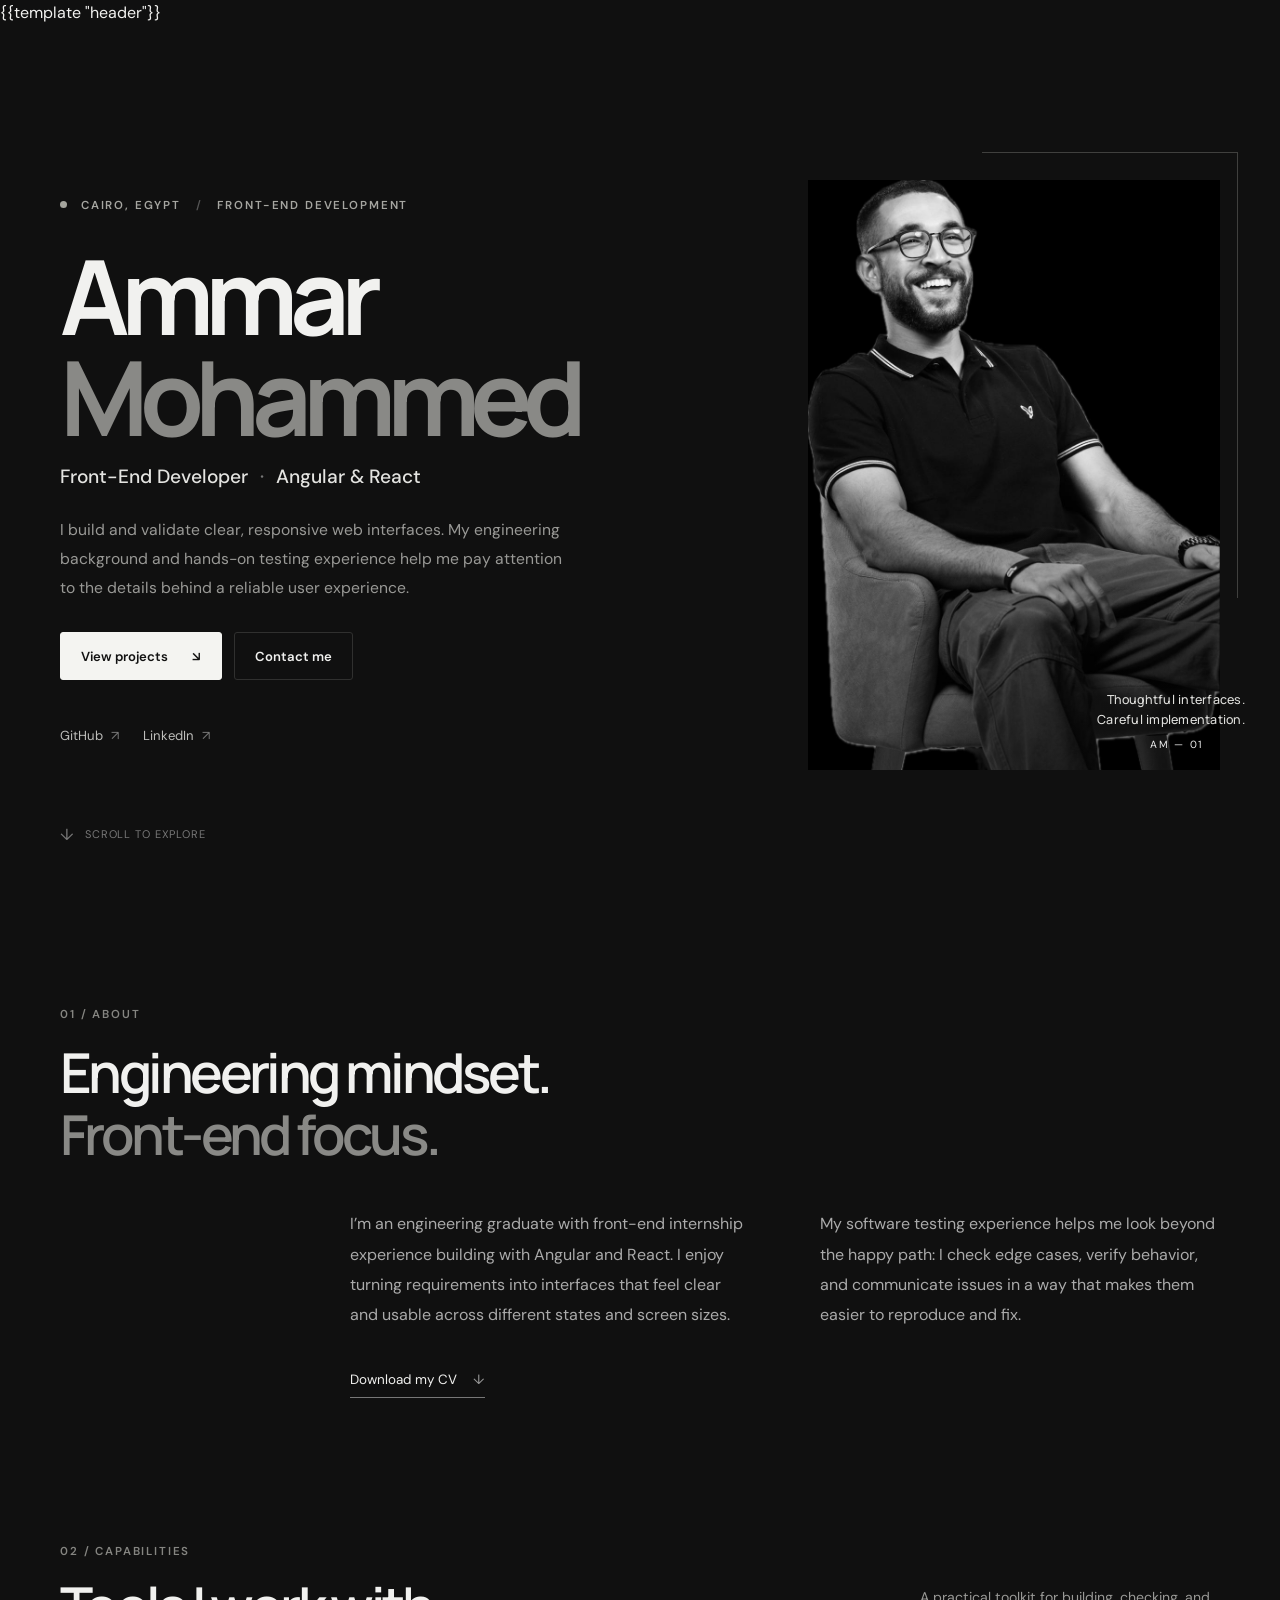
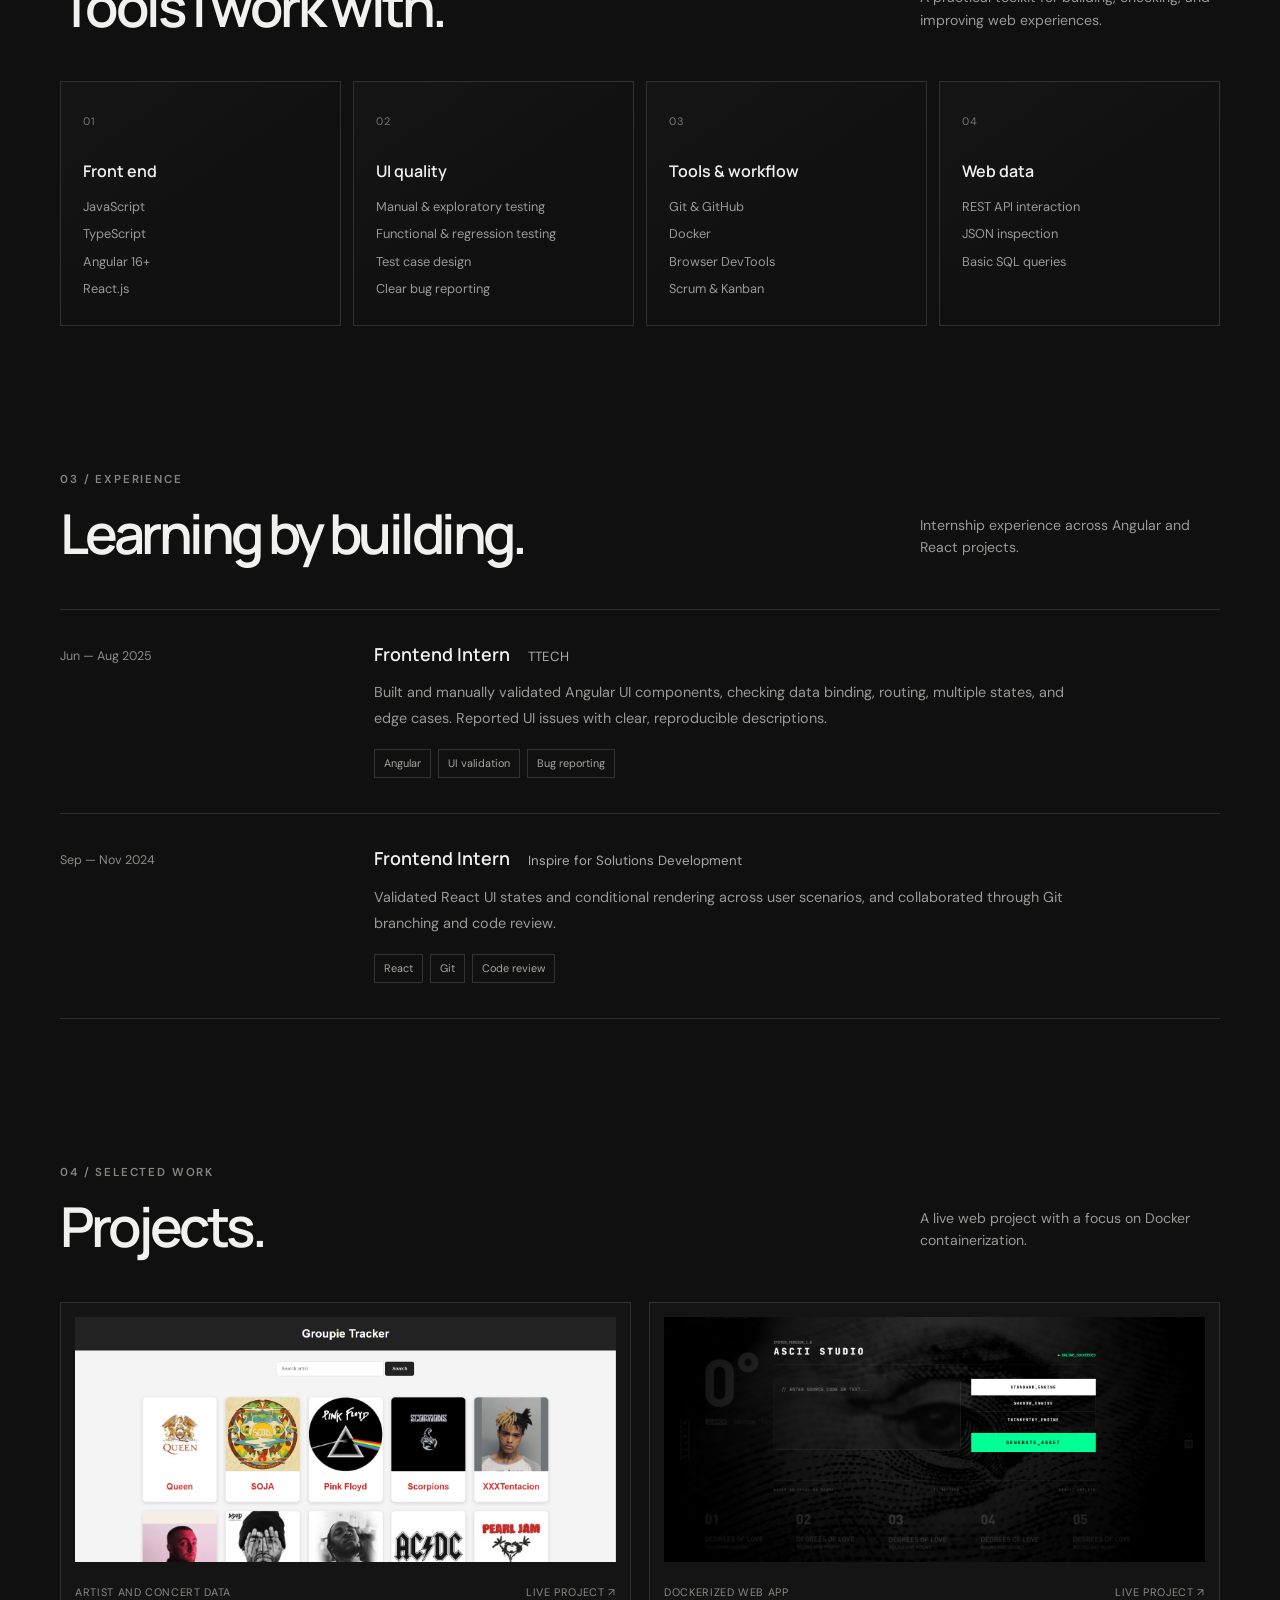
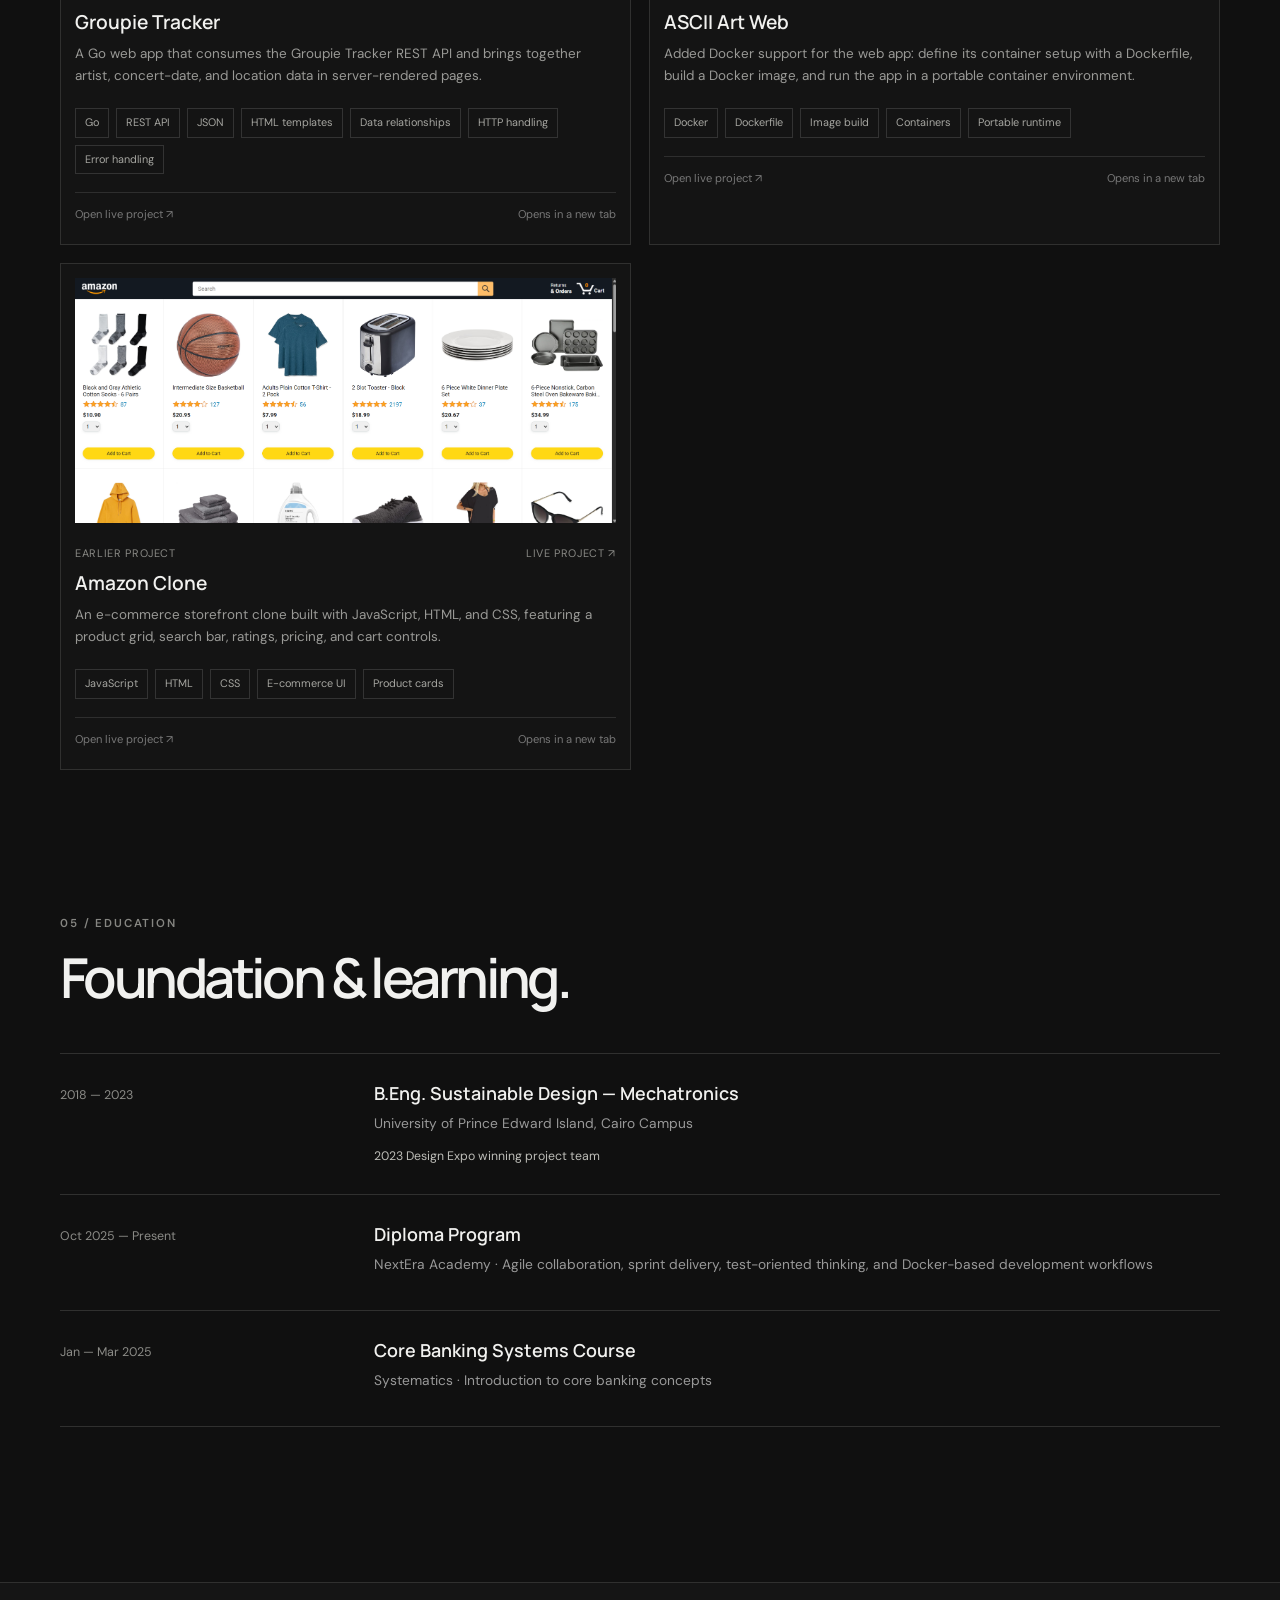
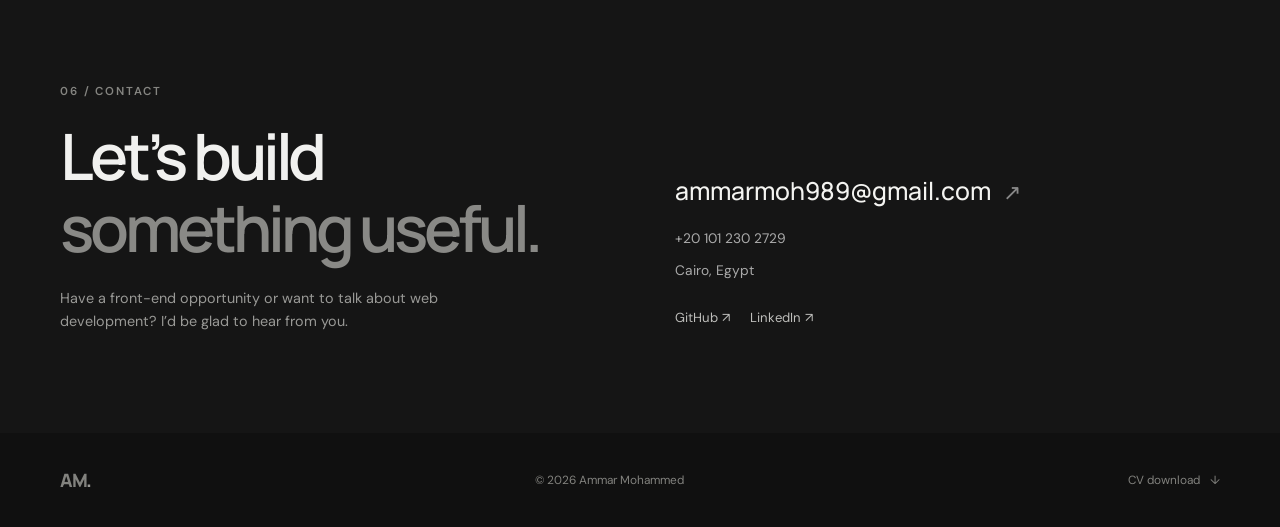
<file: templates/index.html>
<!DOCTYPE html>
<html lang="en">
<head>
    <meta charset="UTF-8">
    <meta name="viewport" content="width=device-width, initial-scale=1">
    <meta name="theme-color" content="#101010">
    <meta name="description" content="Ammar Mohammed is a Cairo-based front-end developer working with Angular, React, and modern web technologies.">
    <title>Ammar Mohammed</title>
    <link rel="preconnect" href="https://fonts.googleapis.com">
    <link rel="preconnect" href="https://fonts.gstatic.com" crossorigin>
    <link href="https://fonts.googleapis.com/css2?family=DM+Sans:wght@400;500;600;700&family=Manrope:wght@400;500;600;700;800&display=swap" rel="stylesheet">
    <link rel="stylesheet" href="/static/style.css">
</head>
<body>
    {{template "header"}}

    <main id="main-content">
        <section class="hero section-wrap" id="home" aria-labelledby="hero-title">
            <div class="hero-copy">
                <p class="eyebrow"><span class="status-dot" aria-hidden="true"></span> Cairo, Egypt <span class="eyebrow-divider">/</span> Front-end development</p>
                <h1 id="hero-title">Ammar<br><span>Mohammed</span></h1>
                <p class="hero-role">Front-End Developer <span aria-hidden="true">·</span> Angular &amp; React</p>
                <p class="hero-description">I build and validate clear, responsive web interfaces. My engineering background and hands-on testing experience help me pay attention to the details behind a reliable user experience.</p>
                <div class="hero-actions">
                    <a class="button button-light" href="#projects">View projects <span aria-hidden="true">↘</span></a>
                    <a class="button button-outline" href="#contact">Contact me</a>
                </div>
                <div class="hero-socials" aria-label="Social profiles">
                    <a href="https://github.com/ammara9moh" target="_blank" rel="noreferrer">GitHub <span aria-hidden="true">↗</span></a>
                    <a href="https://www.linkedin.com/in/ammar-mohammed79/" target="_blank" rel="noreferrer">LinkedIn <span aria-hidden="true">↗</span></a>
                </div>
            </div>
            <div class="hero-visual">
                <div class="portrait-frame">
                    <img src="/static/images/ammar-portrait.jpeg" alt="Portrait of Ammar Mohammed">
                    <span class="portrait-index" aria-hidden="true">AM — 01</span>
                </div>
                <span class="visual-caption">Thoughtful interfaces.<br>Careful implementation.</span>
            </div>
            <a class="scroll-cue" href="#about"><span aria-hidden="true">↓</span> Scroll to explore</a>
        </section>

        <section class="content-section section-wrap" id="about" aria-labelledby="about-title">
            <div class="section-heading">
                <p class="section-kicker">01 / About</p>
                <h2 id="about-title">Engineering mindset.<br><span>Front-end focus.</span></h2>
            </div>
            <div class="about-copy">
                <p>I’m an engineering graduate with front-end internship experience building with Angular and React. I enjoy turning requirements into interfaces that feel clear and usable across different states and screen sizes.</p>
                <p>My software testing experience helps me look beyond the happy path: I check edge cases, verify behavior, and communicate issues in a way that makes them easier to reproduce and fix.</p>
                <a class="text-link" href="/Ammar_CV.pdf" download>Download my CV <span aria-hidden="true">↓</span></a>
            </div>
        </section>

        <section class="content-section section-wrap" id="skills" aria-labelledby="skills-title">
            <div class="section-heading section-heading-row">
                <div><p class="section-kicker">02 / Capabilities</p><h2 id="skills-title">Tools I work with.</h2></div>
                <p class="section-aside">A practical toolkit for building, checking, and improving web experiences.</p>
            </div>
            <div class="skill-grid">
                <article class="skill-card"><span class="card-number">01</span><h3>Front end</h3><ul><li>JavaScript</li><li>TypeScript</li><li>Angular 16+</li><li>React.js</li></ul></article>
                <article class="skill-card"><span class="card-number">02</span><h3>UI quality</h3><ul><li>Manual &amp; exploratory testing</li><li>Functional &amp; regression testing</li><li>Test case design</li><li>Clear bug reporting</li></ul></article>
                <article class="skill-card"><span class="card-number">03</span><h3>Tools &amp; workflow</h3><ul><li>Git &amp; GitHub</li><li>Docker</li><li>Browser DevTools</li><li>Scrum &amp; Kanban</li></ul></article>
                <article class="skill-card"><span class="card-number">04</span><h3>Web data</h3><ul><li>REST API interaction</li><li>JSON inspection</li><li>Basic SQL queries</li></ul></article>
            </div>
        </section>

        <section class="content-section section-wrap" id="experience" aria-labelledby="experience-title">
            <div class="section-heading section-heading-row">
                <div><p class="section-kicker">03 / Experience</p><h2 id="experience-title">Learning by building.</h2></div>
                <p class="section-aside">Internship experience across Angular and React projects.</p>
            </div>
            <div class="experience-list">
                <article class="experience-item">
                    <div class="experience-date">Jun — Aug 2025</div>
                    <div class="experience-main"><div class="experience-title-line"><h3>Frontend Intern</h3><span class="company">TTECH</span></div><p>Built and manually validated Angular UI components, checking data binding, routing, multiple states, and edge cases. Reported UI issues with clear, reproducible descriptions.</p><div class="tag-row"><span>Angular</span><span>UI validation</span><span>Bug reporting</span></div></div>
                </article>
                <article class="experience-item">
                    <div class="experience-date">Sep — Nov 2024</div>
                    <div class="experience-main"><div class="experience-title-line"><h3>Frontend Intern</h3><span class="company">Inspire for Solutions Development</span></div><p>Validated React UI states and conditional rendering across user scenarios, and collaborated through Git branching and code review.</p><div class="tag-row"><span>React</span><span>Git</span><span>Code review</span></div></div>
                </article>
            </div>
        </section>

        <section class="content-section section-wrap" id="projects" aria-labelledby="projects-title">
            <div class="section-heading section-heading-row">
                <div><p class="section-kicker">04 / Selected work</p><h2 id="projects-title">Projects.</h2></div>
                <p class="section-aside">A live web project with a focus on Docker containerization.</p>
            </div>
            <!-- Keep projects ordered newest first. -->
            <div class="project-grid">
                <a class="project-card project-link-card project-empty-preview" href="https://groupie-tracker-psi.vercel.app" target="_blank" rel="noopener noreferrer" aria-label="Open the live Groupie Tracker project in a new tab">
                    <div class="project-image project-preview"><img src="/static/images/groupie-tracker-preview.png" alt="Screenshot of the Groupie Tracker artist listing" loading="lazy"></div>
                    <div class="project-meta"><span>Artist and concert data</span><span>Live project ↗</span></div>
                    <h3>Groupie Tracker</h3>
                    <p>A Go web app that consumes the Groupie Tracker REST API and brings together artist, concert-date, and location data in server-rendered pages.</p>
                    <div class="tag-row"><span>Go</span><span>REST API</span><span>JSON</span><span>HTML templates</span><span>Data relationships</span><span>HTTP handling</span><span>Error handling</span></div>
                    <div class="project-links"><span>Open live project ↗</span><span>Opens in a new tab</span></div>
                </a>
                <a class="project-card project-link-card" href="https://ascii-art-web-dockerize.vercel.app" target="_blank" rel="noopener noreferrer" aria-label="Open the live ASCII Art Web project in a new tab">
                    <div class="project-image project-preview"><img src="/static/images/ascii-art-web-preview.png" alt="" loading="lazy"></div>
                    <div class="project-meta"><span>Dockerized web app</span><span>Live project ↗</span></div>
                    <h3>ASCII Art Web</h3><p>Added Docker support for the web app: define its container setup with a Dockerfile, build a Docker image, and run the app in a portable container environment.</p>
                    <div class="tag-row"><span>Docker</span><span>Dockerfile</span><span>Image build</span><span>Containers</span><span>Portable runtime</span></div>
                    <div class="project-links"><span>Open live project ↗</span><span>Opens in a new tab</span></div>
                </a>
                <a class="project-card project-link-card" href="https://javascript-amazon-project-main-6uyzaqijf.vercel.app/" target="_blank" rel="noopener noreferrer" aria-label="Open the Amazon clone project in a new tab">
                    <div class="project-image project-preview"><img src="/static/images/amazon-clone-preview.png" alt="Screenshot of the Amazon clone storefront" loading="lazy"></div>
                    <div class="project-meta"><span>Earlier project</span><span>Live project ↗</span></div>
                    <h3>Amazon Clone</h3><p>An e-commerce storefront clone built with JavaScript, HTML, and CSS, featuring a product grid, search bar, ratings, pricing, and cart controls.</p>
                    <div class="tag-row"><span>JavaScript</span><span>HTML</span><span>CSS</span><span>E-commerce UI</span><span>Product cards</span></div>
                    <div class="project-links"><span>Open live project ↗</span><span>Opens in a new tab</span></div>
                </a>
            </div>
        </section>

        <section class="content-section section-wrap" id="education" aria-labelledby="education-title">
            <div class="section-heading section-heading-row">
                <div><p class="section-kicker">05 / Education</p><h2 id="education-title">Foundation &amp; learning.</h2></div>
            </div>
            <div class="education-list">
                <article class="education-item"><div class="education-date">2018 — 2023</div><div><h3>B.Eng. Sustainable Design — Mechatronics</h3><p>University of Prince Edward Island, Cairo Campus</p><span class="education-note">2023 Design Expo winning project team</span></div></article>
                <article class="education-item"><div class="education-date">Oct 2025 — Present</div><div><h3>Diploma Program</h3><p>NextEra Academy · Agile collaboration, sprint delivery, test-oriented thinking, and Docker-based development workflows</p></div></article>
                <article class="education-item"><div class="education-date">Jan — Mar 2025</div><div><h3>Core Banking Systems Course</h3><p>Systematics · Introduction to core banking concepts</p></div></article>
            </div>
        </section>

        <section class="contact-section" id="contact" aria-labelledby="contact-title">
            <div class="section-wrap contact-inner">
                <div><p class="section-kicker">06 / Contact</p><h2 id="contact-title">Let’s build<br><span>something useful.</span></h2><p class="contact-intro">Have a front-end opportunity or want to talk about web development? I’d be glad to hear from you.</p></div>
                <div class="contact-details">
                    <a class="contact-email" href="mailto:ammarmoh989@gmail.com">ammarmoh989@gmail.com <span aria-hidden="true">↗</span></a>
                    <a href="tel:+201012302729">+20 101 230 2729</a>
                    <span>Cairo, Egypt</span>
                    <div class="contact-socials"><a href="https://github.com/ammara9moh" target="_blank" rel="noreferrer">GitHub ↗</a><a href="https://www.linkedin.com/in/ammar-mohammed79/" target="_blank" rel="noreferrer">LinkedIn ↗</a></div>
                </div>
            </div>
        </section>
    </main>

    <footer class="site-footer section-wrap"><a class="footer-name" href="#home">AM<span>.</span></a><p>© 2026 Ammar Mohammed</p><a href="/Ammar_CV.pdf" download>CV download <span aria-hidden="true">↓</span></a></footer>

    <script>
        const menuButton = document.querySelector('.menu-toggle');
        const navigation = document.querySelector('.site-nav');
        menuButton.addEventListener('click', () => {
            const isOpen = menuButton.getAttribute('aria-expanded') === 'true';
            menuButton.setAttribute('aria-expanded', String(!isOpen));
            navigation.classList.toggle('is-open', !isOpen);
        });
        navigation.querySelectorAll('a').forEach((link) => link.addEventListener('click', () => {
            menuButton.setAttribute('aria-expanded', 'false');
            navigation.classList.remove('is-open');
        }));
    </script>
</body>
</html>
</file>
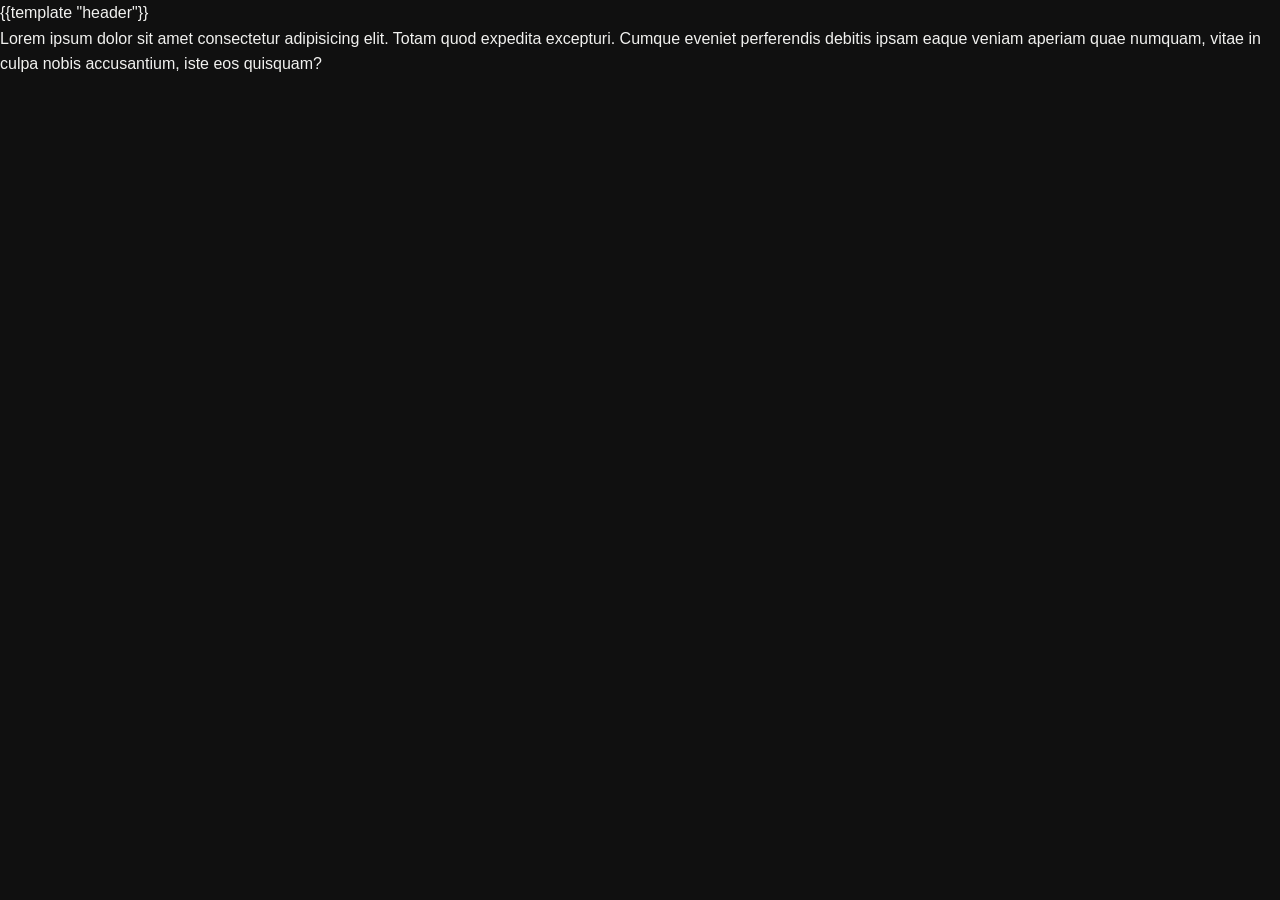
<file: templates/about.html>
<!DOCTYPE html>
<html lang="en">
<head>
    <meta charset="UTF-8">
    <meta name="viewport" content="width=device-width, initial-scale=1.0">
    <link rel="stylesheet" href="/static/style.css" />
    <title>Document</title>
</head>
<body>
    {{template "header"}}
    <div>
        <p>Lorem ipsum dolor sit amet consectetur adipisicing elit. 
            Totam quod expedita excepturi. 
            Cumque eveniet perferendis debitis ipsam eaque veniam aperiam quae numquam, 
            vitae in culpa nobis accusantium, iste eos quisquam?</p>
    </div>
</body>
</html>
</file>
<file: static/style.css>
:root {
    color-scheme: dark;
    --bg: #101010;
    --bg-raised: #171717;
    --bg-soft: #1e1e1e;
    --text: #f1f1ef;
    --muted: #999996;
    --line: #30302f;
    --white: #f4f4f1;
    --content: 1160px;
}

* { box-sizing: border-box; }
html { scroll-behavior: smooth; scroll-padding-top: 100px; }
body { margin: 0; background: var(--bg); color: var(--text); font-family: "DM Sans", sans-serif; font-size: 16px; line-height: 1.6; -webkit-font-smoothing: antialiased; }
a { color: inherit; }
button, a { -webkit-tap-highlight-color: transparent; }
a:focus-visible, button:focus-visible { outline: 2px solid #d3d3ce; outline-offset: 5px; }
.section-wrap { width: min(var(--content), calc(100% - 64px)); margin-inline: auto; }
.skip-link { position: fixed; left: 16px; top: 12px; z-index: 100; padding: 10px 14px; background: var(--white); color: var(--bg); transform: translateY(-160%); }
.skip-link:focus { transform: translateY(0); }

.site-header { position: absolute; z-index: 20; top: 0; left: 50%; display: flex; align-items: center; justify-content: space-between; width: min(var(--content), calc(100% - 64px)); height: 92px; transform: translateX(-50%); border-bottom: 1px solid rgba(255,255,255,.09); }
.brand, .footer-name { font: 800 1.15rem/1 "Manrope", sans-serif; letter-spacing: -.08em; text-decoration: none; }
.brand span, .footer-name span { color: var(--muted); }
.site-nav { display: flex; align-items: center; gap: clamp(18px, 2.5vw, 36px); }
.site-nav a { text-decoration: none; color: #bebebb; font-size: .82rem; transition: color .2s ease; }
.site-nav a:hover, .site-nav a:focus-visible { color: var(--white); }
.menu-toggle { display: none; }
.hero-socials a, .contact-socials a { text-decoration: none; color: #bebebb; font-size: .82rem; transition: color .2s ease; }
.hero-socials a:hover, .contact-socials a:hover { color: var(--white); }

.hero { position: relative; display: grid; grid-template-columns: 1.08fr .92fr; align-items: center; min-height: min(850px, 100svh); padding-top: 100px; padding-bottom: 80px; }
.hero-copy { position: relative; z-index: 1; padding: 50px 0 28px; }
.eyebrow, .section-kicker { margin: 0; color: #a6a6a1; font-size: .72rem; font-weight: 600; letter-spacing: .16em; text-transform: uppercase; }
.status-dot { display: inline-block; width: 7px; height: 7px; margin: 0 9px 1px 0; border-radius: 50%; background: #a5a59e; }
.eyebrow-divider { padding: 0 10px; color: #555; }
h1, h2, h3, p { margin-top: 0; }
.hero h1 { margin: 30px 0 16px; font: 700 clamp(4rem, 8.1vw, 7.2rem)/.97 "Manrope", sans-serif; letter-spacing: -.085em; }
.hero h1 span, .section-heading h2 span, .contact-inner h2 span { color: #898986; }
.hero-role { margin-bottom: 22px; color: #e4e4e1; font-size: clamp(1rem, 1.6vw, 1.2rem); font-weight: 500; }
.hero-role span { padding-inline: 7px; color: #777; }
.hero-description { max-width: 510px; margin-bottom: 30px; color: var(--muted); font-size: .98rem; line-height: 1.85; }
.hero-actions { display: flex; flex-wrap: wrap; gap: 12px; }
.button { display: inline-flex; min-height: 48px; align-items: center; justify-content: center; gap: 24px; padding: 0 20px; border: 1px solid var(--line); border-radius: 3px; font-size: .82rem; font-weight: 600; text-decoration: none; transition: background .2s ease, color .2s ease, border-color .2s ease; }
.button-light { background: var(--white); color: #111; border-color: var(--white); }
.button-light:hover { background: #d8d8d3; border-color: #d8d8d3; }
.button-outline { color: var(--text); }
.button-outline:hover { background: var(--bg-soft); border-color: #666; }
.hero-socials { display: flex; gap: 24px; margin-top: 45px; }
.hero-socials a span { margin-left: 4px; color: #777; }
.hero-visual { position: relative; justify-self: end; width: min(100%, 440px); padding: 28px 0 0 28px; }
.hero-visual::before { position: absolute; top: 0; right: -18px; width: 58%; height: 72%; border-top: 1px solid #40403e; border-right: 1px solid #40403e; content: ""; }
.portrait-frame { position: relative; width: 100%; height: min(590px, 66vh); min-height: 390px; overflow: hidden; background: #1b1b1b; }
.portrait-frame::after { position: absolute; inset: 55% 0 0; background: linear-gradient(transparent, rgba(0,0,0,.3)); content: ""; }
.portrait-frame img { display: block; width: 100%; height: 100%; object-fit: cover; object-position: center top; filter: grayscale(1); }
.portrait-index { position: absolute; z-index: 1; right: 17px; bottom: 16px; color: #eee; font-size: .65rem; letter-spacing: .16em; }
.visual-caption { position: absolute; right: -25px; bottom: 40px; z-index: 2; color: #dededb; font: 500 .78rem/1.6 "Manrope", sans-serif; letter-spacing: .02em; text-align: right; }
.scroll-cue { position: absolute; bottom: 28px; left: 0; display: flex; gap: 10px; align-items: center; color: #777; font-size: .69rem; letter-spacing: .08em; text-decoration: none; text-transform: uppercase; }
.scroll-cue span { font-size: 1rem; }

.content-section { padding-top: 130px; padding-bottom: 15px; }
.section-heading { margin-bottom: 44px; }
.section-kicker { margin-bottom: 18px; color: #858581; }
.section-heading h2, .contact-inner h2 { margin: 0; font: 600 clamp(2.2rem, 4.3vw, 3.7rem)/1.12 "Manrope", sans-serif; letter-spacing: -.065em; }
.section-heading-row { display: flex; align-items: end; justify-content: space-between; gap: 30px; }
.section-heading-row .section-kicker { margin-bottom: 14px; }
.section-aside { max-width: 300px; margin-bottom: 6px; color: var(--muted); font-size: .88rem; }
.about-copy { display: grid; grid-template-columns: 1fr 1fr; column-gap: 70px; row-gap: 10px; margin-left: 25%; }
.about-copy p { margin-bottom: 18px; color: #aaa; font-size: 1rem; line-height: 1.9; }
.text-link { grid-column: 1 / -1; justify-self: start; margin-top: 10px; padding-bottom: 7px; border-bottom: 1px solid #777; font-size: .84rem; text-decoration: none; }
.text-link span { margin-left: 12px; color: #999; }

.skill-grid { display: grid; grid-template-columns: repeat(4, 1fr); gap: 12px; }
.skill-card { position: relative; min-height: 238px; padding: 25px 22px; border: 1px solid var(--line); background: linear-gradient(145deg, rgba(255,255,255,.025), transparent 60%); }
.card-number { color: #777; font-size: .68rem; letter-spacing: .1em; }
.skill-card h3 { margin: 27px 0 15px; font: 600 1rem "Manrope", sans-serif; }
.skill-card ul { display: grid; gap: 7px; margin: 0; padding: 0; color: #999; font-size: .8rem; list-style: none; }

.experience-list { border-top: 1px solid var(--line); }
.experience-item { display: grid; grid-template-columns: 25% 1fr; gap: 24px; padding: 32px 0 35px; border-bottom: 1px solid var(--line); }
.experience-date, .education-date { padding-top: 5px; color: #8b8b87; font-size: .78rem; }
.experience-title-line { display: flex; flex-wrap: wrap; align-items: baseline; gap: 10px 18px; }
.experience-title-line h3, .education-item h3 { margin: 0; font: 600 1.12rem "Manrope", sans-serif; }
.company { color: #aaa; font-size: .83rem; }
.experience-main p { max-width: 710px; margin: 13px 0 17px; color: var(--muted); font-size: .9rem; line-height: 1.8; }
.tag-row { display: flex; flex-wrap: wrap; gap: 7px; }
.tag-row span { padding: 5px 9px; border: 1px solid #333; color: #a6a6a1; font-size: .68rem; }

.project-grid { display: grid; grid-template-columns: repeat(2, 1fr); gap: 18px; }
.project-card { padding: 14px 14px 20px; border: 1px solid var(--line); background: #141414; }
.project-link-card { display: block; color: inherit; text-decoration: none; transition: border-color .2s ease, transform .2s ease, background .2s ease; }
.project-link-card:hover { border-color: #777; background: #191919; transform: translateY(-3px); }
.project-image { position: relative; display: grid; height: 245px; place-items: center; overflow: hidden; background: #202020; }
.project-preview img { display: block; width: 100%; height: 100%; object-fit: cover; object-position: center; }
.placeholder-art::before, .placeholder-art::after { position: absolute; width: 190px; height: 190px; border: 1px solid #444; border-radius: 50%; content: ""; }
.placeholder-art::after { width: 125px; height: 125px; border-color: #363636; }
.placeholder-art-alt::before { width: 250px; height: 100px; border-radius: 3px; transform: rotate(-24deg); }
.placeholder-art-alt::after { width: 160px; height: 160px; border-radius: 3px; transform: rotate(28deg); }
.placeholder-art > span { position: absolute; top: 14px; left: 15px; z-index: 1; color: #858581; font-size: .62rem; letter-spacing: .14em; }
.placeholder-art b { position: relative; z-index: 1; color: #d4d4cf; font: 300 2.8rem "DM Sans", sans-serif; }
.project-meta { display: flex; justify-content: space-between; margin: 22px 0 8px; color: #898985; font-size: .68rem; letter-spacing: .06em; text-transform: uppercase; }
.project-card h3 { margin-bottom: 8px; font: 600 1.2rem "Manrope", sans-serif; }
.project-card > p { min-height: 48px; margin-bottom: 17px; color: var(--muted); font-size: .84rem; }
.project-links { display: flex; justify-content: space-between; gap: 10px; margin-top: 18px; padding-top: 13px; border-top: 1px solid #2e2e2e; color: #777; font-size: .7rem; }

.education-list { border-top: 1px solid var(--line); }
.education-item { display: grid; grid-template-columns: 25% 1fr; gap: 24px; padding: 27px 0; border-bottom: 1px solid var(--line); }
.education-item h3 { margin-bottom: 7px; }
.education-item p { margin-bottom: 8px; color: #999; font-size: .86rem; }
.education-note { color: #bdbdb8; font-size: .77rem; }

.contact-section { margin-top: 140px; padding: 100px 0; border-top: 1px solid var(--line); background: #151515; }
.contact-inner { display: grid; grid-template-columns: 1fr 1fr; align-items: end; gap: 70px; }
.contact-inner h2 { font-size: clamp(2.8rem, 5vw, 4.5rem); }
.contact-intro { max-width: 410px; margin: 24px 0 0; color: var(--muted); font-size: .9rem; }
.contact-details { display: flex; flex-direction: column; align-items: flex-start; gap: 10px; padding-bottom: 5px; color: #aaa; font-size: .86rem; }
.contact-details a { text-decoration: none; }
.contact-email { margin-bottom: 10px; color: var(--white); font: 500 clamp(1.1rem, 2vw, 1.55rem) "Manrope", sans-serif; }
.contact-email span { margin-left: 7px; color: #888; font-size: .9em; }
.contact-socials { display: flex; gap: 20px; margin-top: 16px; }
.site-footer { display: flex; min-height: 94px; align-items: center; justify-content: space-between; color: #82827e; font-size: .74rem; }
.site-footer p { margin: 0; }
.site-footer > a:last-child { text-decoration: none; }
.site-footer > a:last-child span { margin-left: 7px; }

@media (max-width: 850px) {
    .section-wrap, .site-header { width: min(100% - 44px, var(--content)); }
    .hero { min-height: unset; grid-template-columns: 1.1fr .9fr; padding-top: 150px; padding-bottom: 115px; }
    .hero h1 { font-size: clamp(3.8rem, 8vw, 6rem); }
    .hero-visual { width: 100%; }
    .portrait-frame { height: 490px; }
    .skill-grid { grid-template-columns: repeat(2, 1fr); }
    .about-copy { margin-left: 18%; column-gap: 35px; }
}

@media (max-width: 620px) {
    html { scroll-padding-top: 76px; }
    .section-wrap, .site-header { width: calc(100% - 40px); }
    .site-header { height: 72px; }
    .menu-toggle { display: inline-flex; align-items: center; gap: 10px; padding: 10px 0 10px 12px; border: 0; background: transparent; color: var(--text); font: inherit; cursor: pointer; }
    .menu-label { font-size: .8rem; }
    .menu-icon { display: grid; gap: 5px; width: 18px; }
    .menu-icon i { display: block; width: 18px; height: 1px; background: #ddd; transition: transform .2s ease; }
    .menu-toggle[aria-expanded="true"] .menu-icon i:first-child { transform: translateY(3px) rotate(45deg); }
    .menu-toggle[aria-expanded="true"] .menu-icon i:last-child { transform: translateY(-3px) rotate(-45deg); }
    .site-nav { position: absolute; top: 62px; right: 0; left: 0; display: none; flex-direction: column; align-items: stretch; gap: 0; padding: 8px 16px; border: 1px solid #333; background: #171717; }
    .site-nav.is-open { display: flex; }
    .site-nav a { padding: 11px 4px; border-bottom: 1px solid #2c2c2c; font-size: .88rem; }
    .site-nav a:last-child { border-bottom: 0; }
    .hero { display: flex; flex-direction: column; align-items: stretch; gap: 40px; padding-top: 126px; padding-bottom: 92px; }
    .hero-copy { padding: 0; }
    .eyebrow { font-size: .62rem; letter-spacing: .12em; }
    .hero h1 { margin-top: 25px; font-size: clamp(3.8rem, 18vw, 5.8rem); }
    .hero-description { max-width: 480px; font-size: .9rem; }
    .hero-socials { margin-top: 30px; }
    .hero-visual { justify-self: auto; width: calc(100% - 18px); margin-left: 5px; padding: 18px 0 0 15px; }
    .hero-visual::before { right: -7px; }
    .portrait-frame { height: min(112vw, 470px); min-height: 350px; }
    .visual-caption { right: -9px; bottom: 24px; }
    .scroll-cue { bottom: 25px; }
    .content-section { padding-top: 90px; }
    .section-heading { margin-bottom: 30px; }
    .section-heading h2 { font-size: 2.45rem; }
    .section-heading-row { display: block; }
    .section-aside { margin-top: 15px; }
    .about-copy { display: block; margin-left: 0; }
    .about-copy p { font-size: .92rem; }
    .skill-grid { gap: 9px; }
    .skill-card { min-height: 220px; padding: 19px 15px; }
    .skill-card h3 { margin-top: 24px; font-size: .9rem; }
    .skill-card ul { font-size: .73rem; }
    .experience-item, .education-item { grid-template-columns: 1fr; gap: 9px; padding: 24px 0; }
    .experience-title-line h3, .education-item h3 { font-size: 1.03rem; }
    .company { font-size: .77rem; }
    .experience-main p { font-size: .85rem; }
    .project-grid { grid-template-columns: 1fr; gap: 14px; }
    .project-image { height: 220px; }
    .project-card > p { min-height: 0; }
    .contact-section { margin-top: 95px; padding: 75px 0; }
    .contact-inner { grid-template-columns: 1fr; gap: 40px; }
    .contact-inner h2 { font-size: 3.4rem; }
    .contact-email { font-size: 1.18rem; }
    .site-footer { min-height: 82px; gap: 12px; font-size: .66rem; }
}

@media (prefers-reduced-motion: reduce) {
    *, *::before, *::after { scroll-behavior: auto !important; animation-duration: .01ms !important; animation-iteration-count: 1 !important; transition-duration: .01ms !important; }
}
</file>
